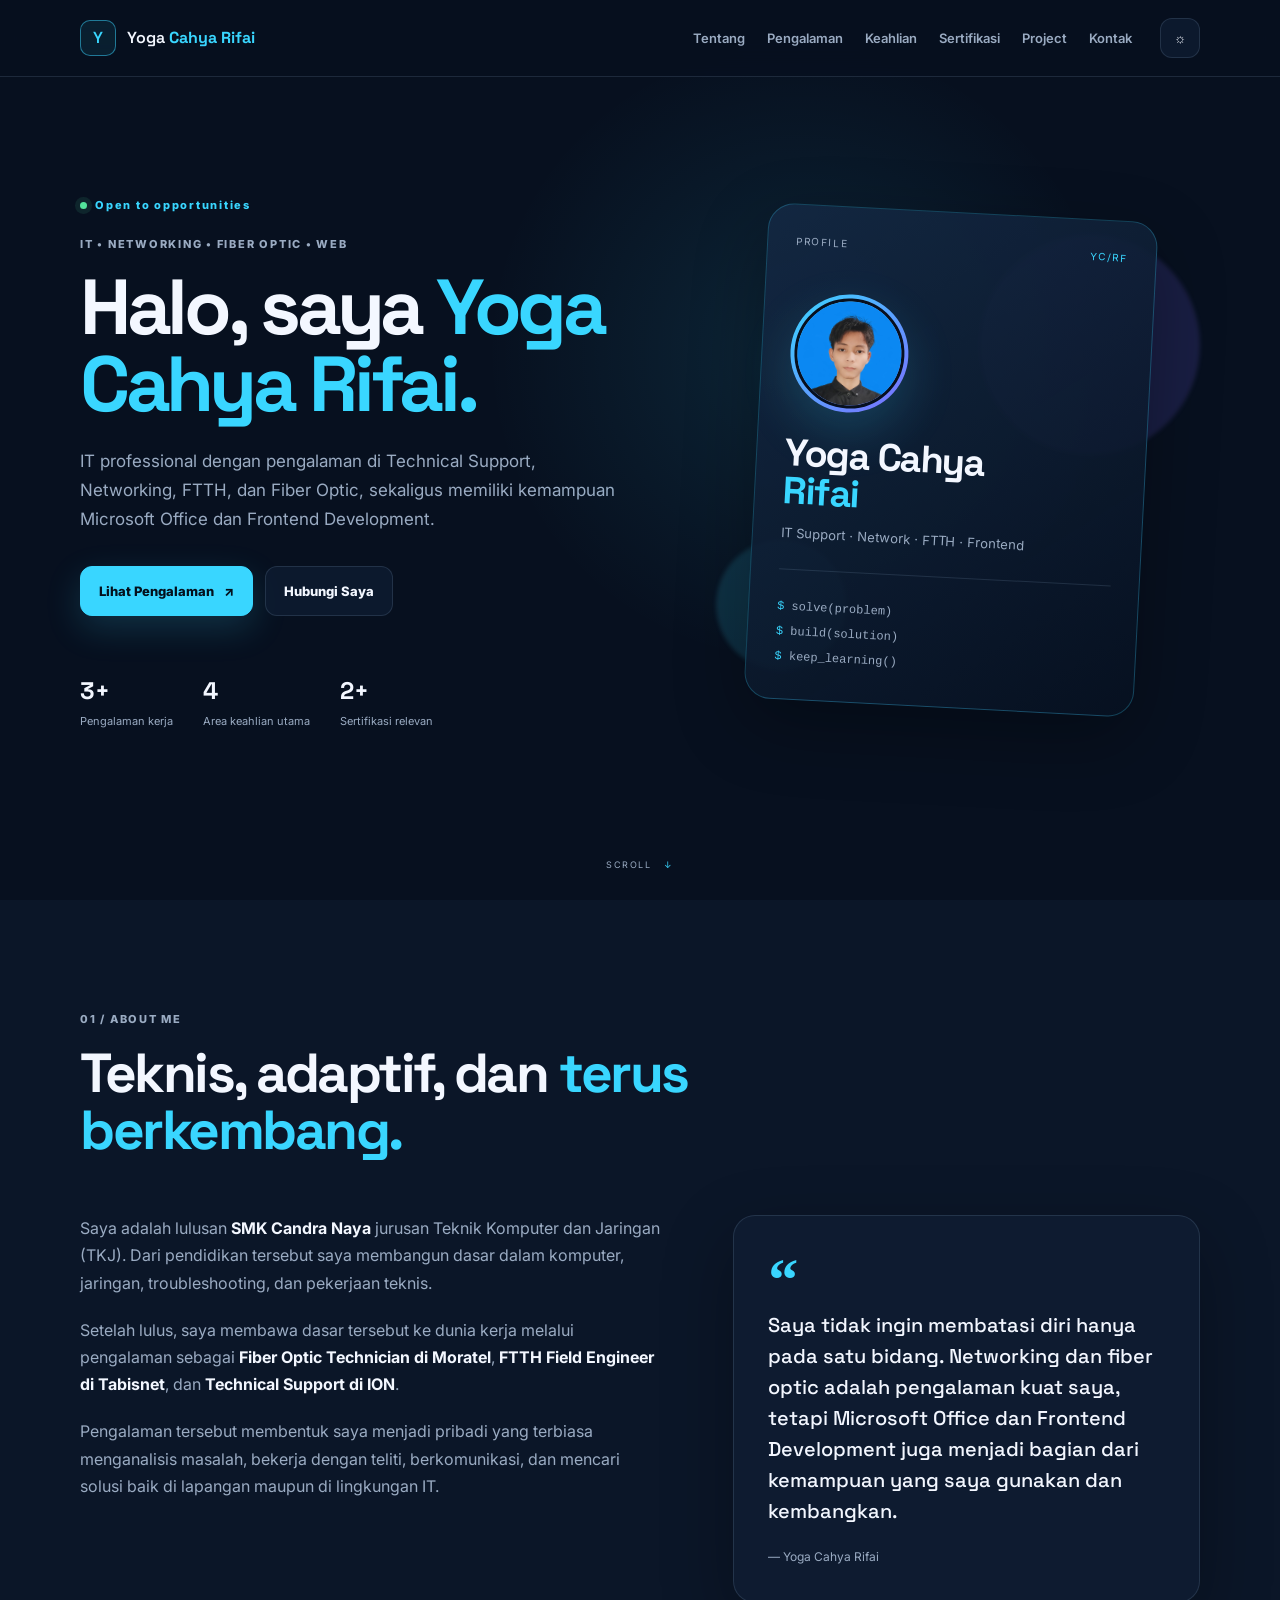
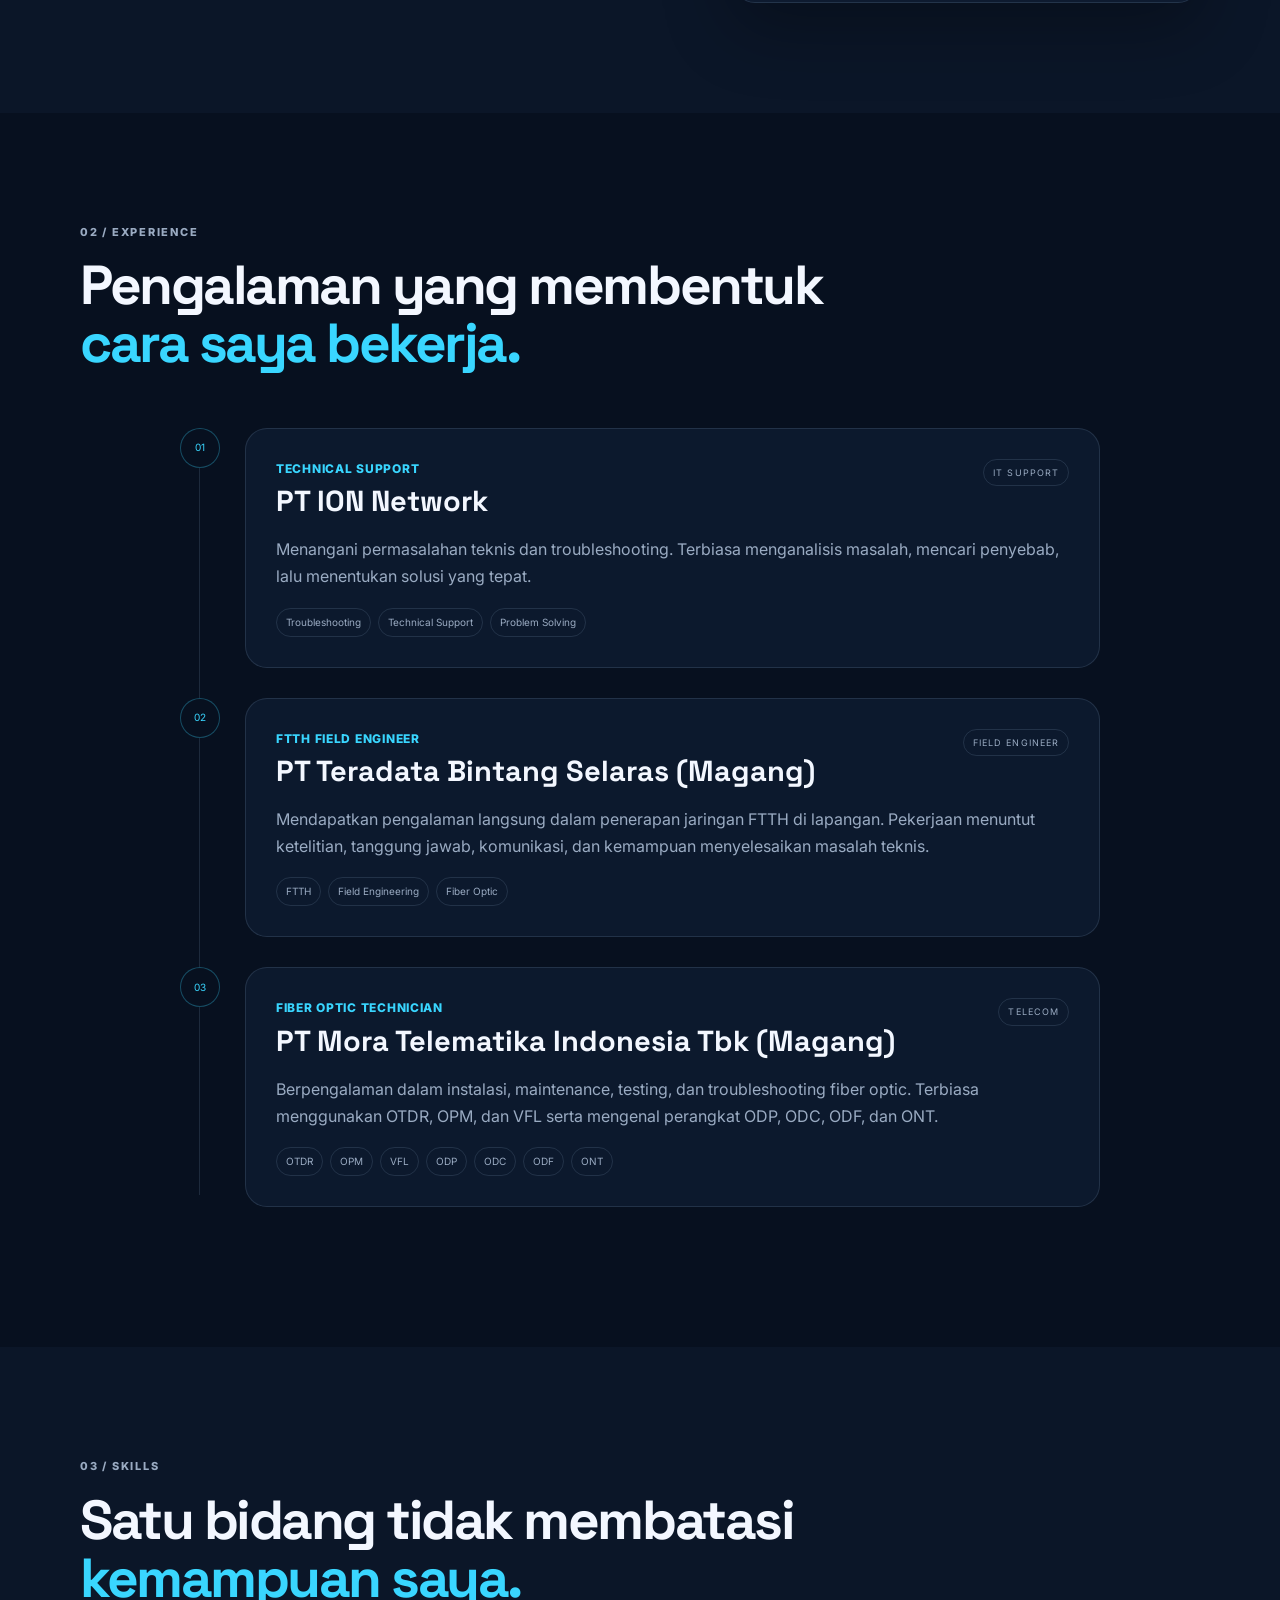
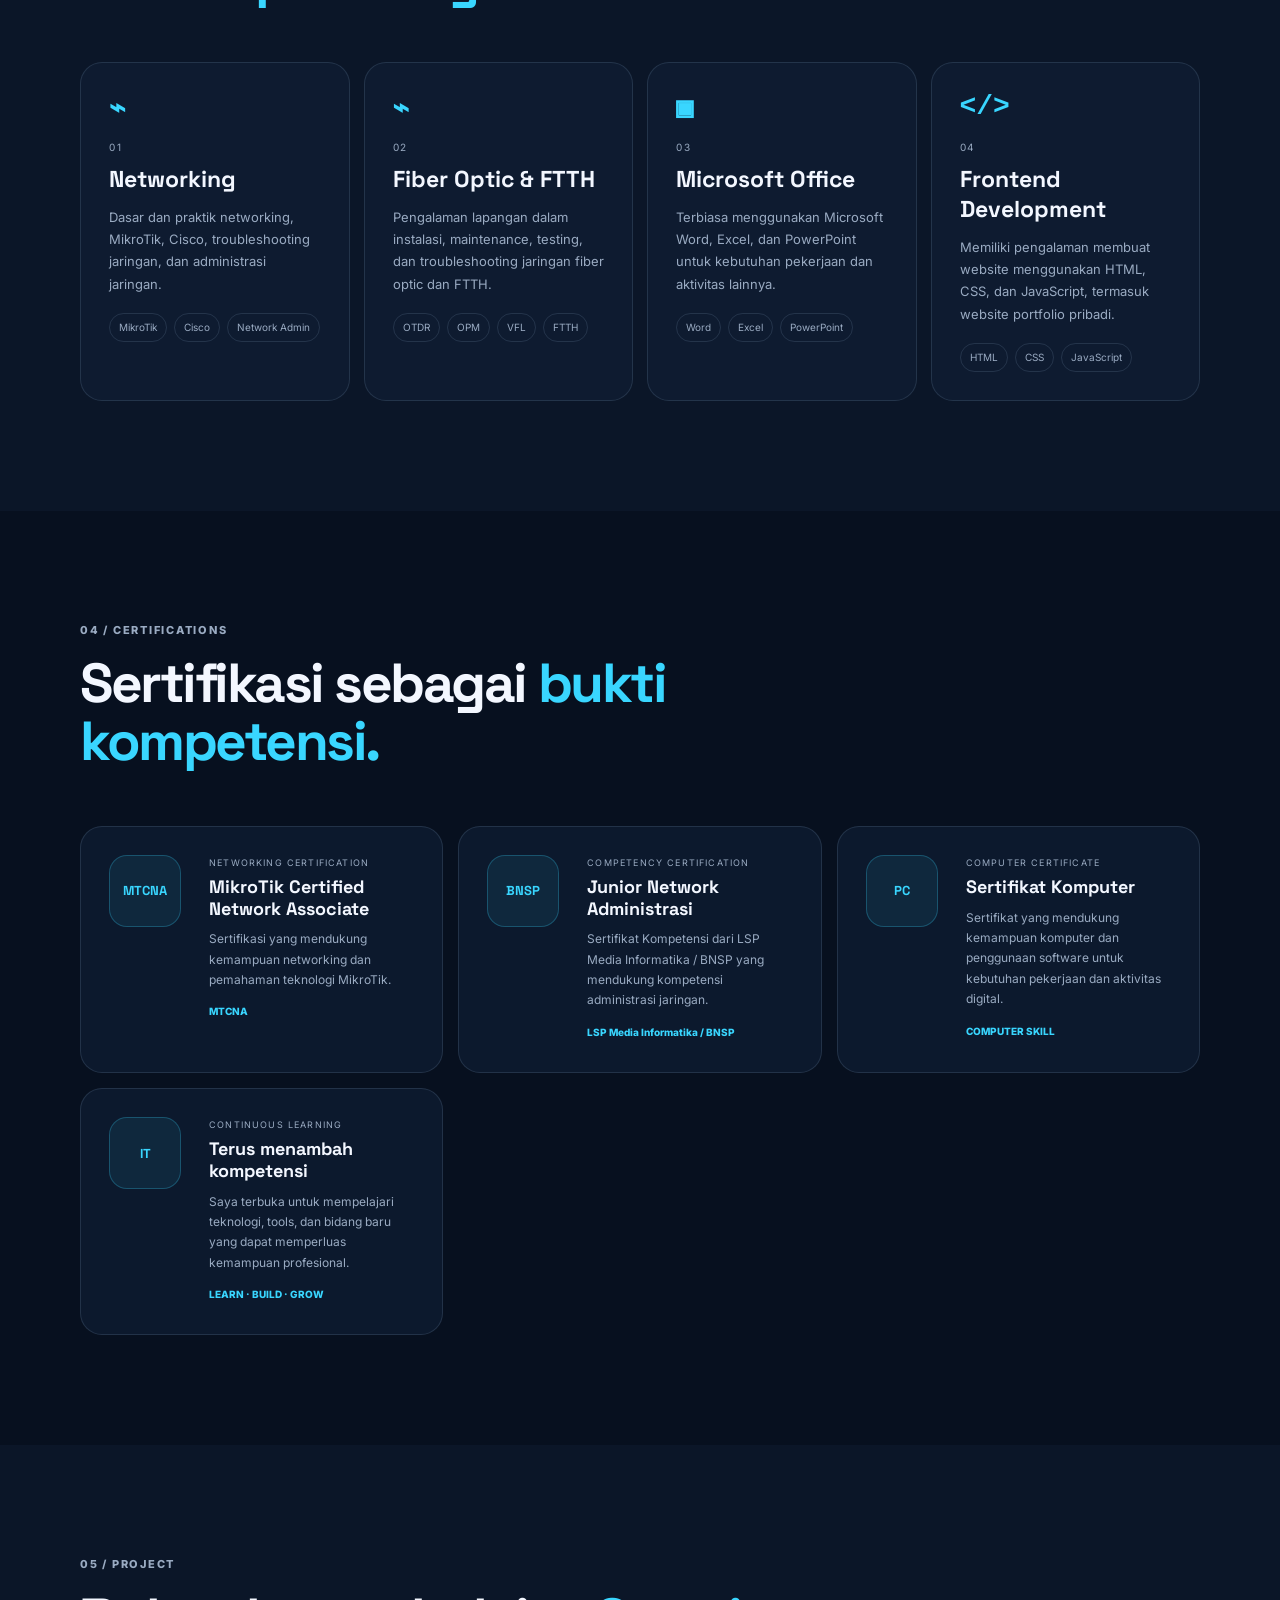
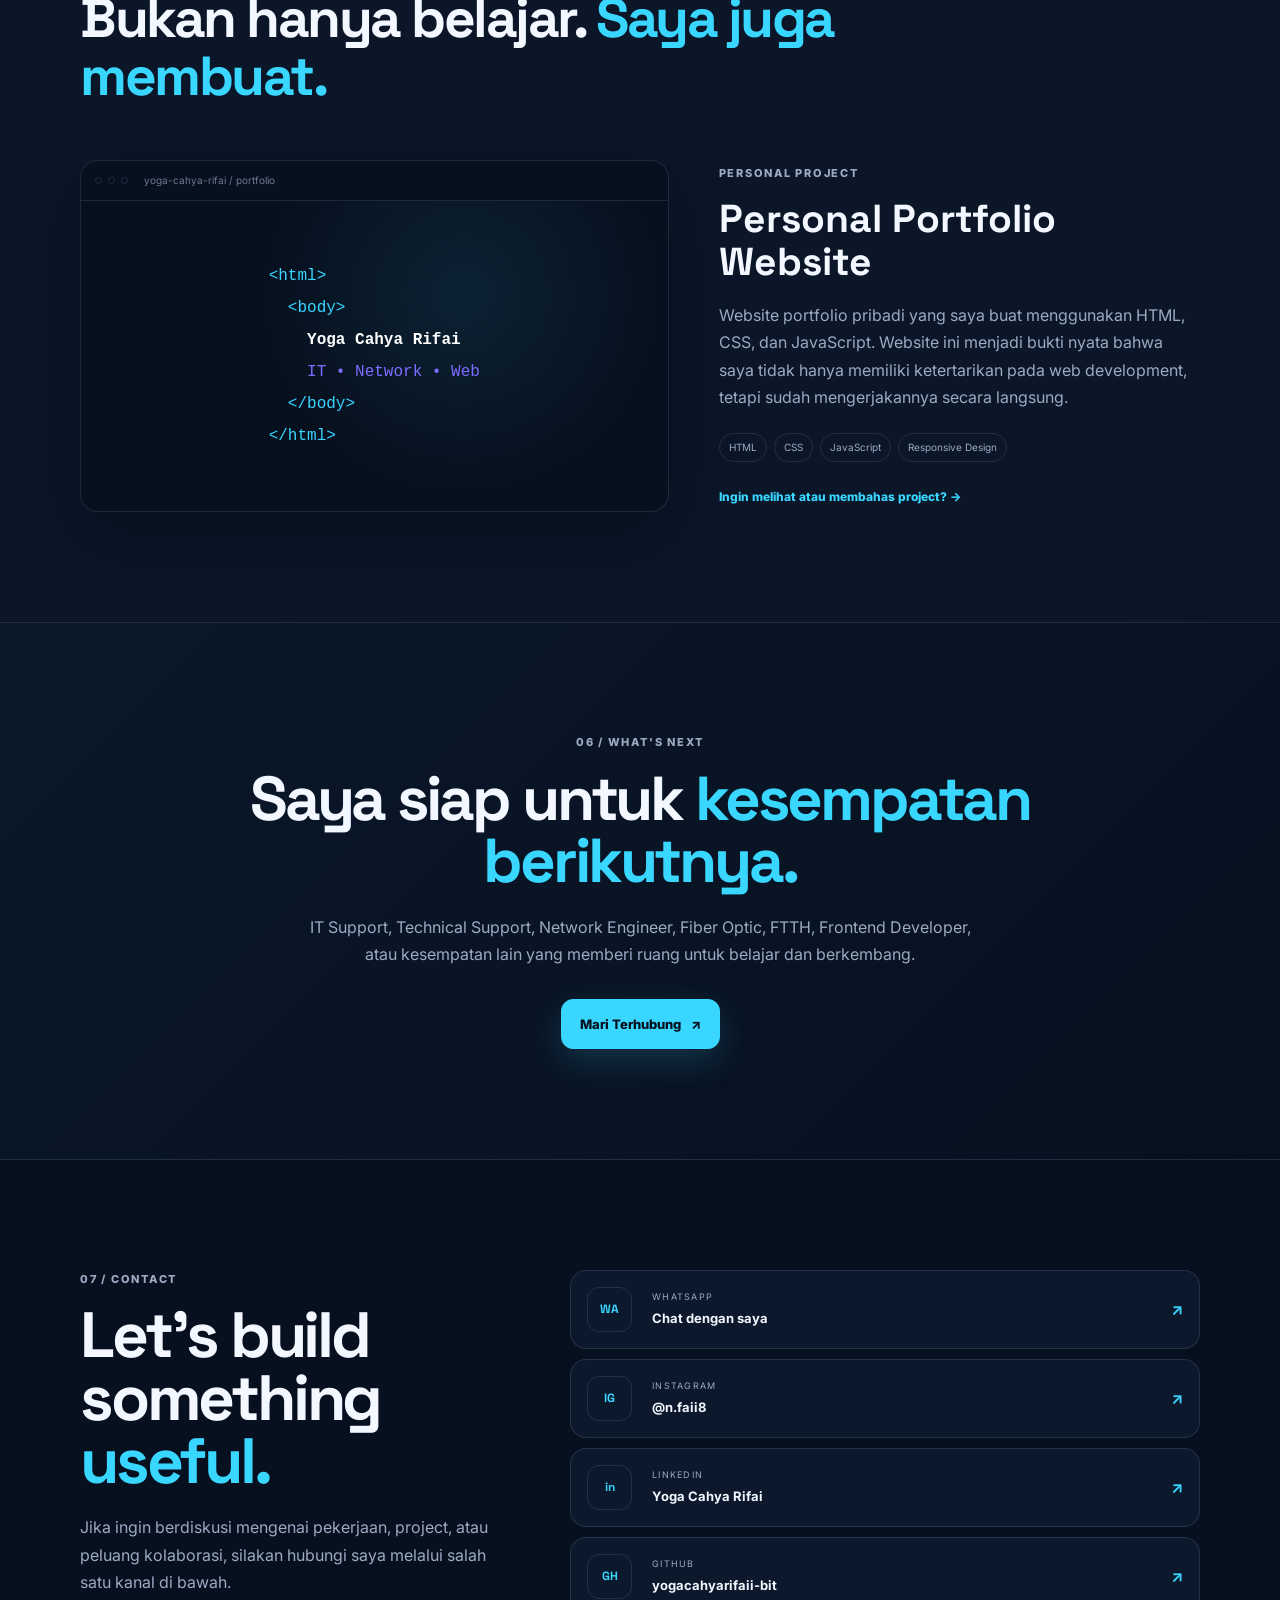
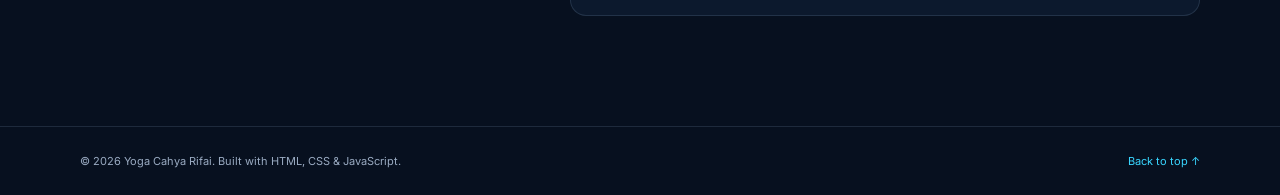
<file: index.html>
<!DOCTYPE html>
<html lang="id">
<head>
  <meta charset="UTF-8">
  <meta name="viewport" content="width=device-width, initial-scale=1.0">
  <meta name="description" content="Portfolio Yoga Cahya Rifai — IT Support, Technical Support, Networking, FTTH, Fiber Optic, Microsoft Office, dan Frontend Development.">
  <meta name="author" content="Yoga Cahya Rifai">
  <meta name="theme-color" content="#0b1220">
  <title>Yoga Cahya Rifai — IT & Technology Portfolio</title>
  <link rel="preconnect" href="https://fonts.googleapis.com">
  <link rel="preconnect" href="https://fonts.gstatic.com" crossorigin>
  <link href="https://fonts.googleapis.com/css2?family=Inter:wght@400;500;600;700;800&family=Space+Grotesk:wght@500;600;700&display=swap" rel="stylesheet">
  <link rel="stylesheet" href="style.css">
</head>
<body>
  <div class="progress-bar" id="progressBar"></div>

  <header class="site-header" id="top">
    <nav class="navbar container">
      <a class="brand" href="#home" aria-label="Yoga Cahya Rifai">
        <span class="brand-mark">Y</span>
        <span>Yoga <b>Cahya Rifai</b></span>
      </a>

      <button class="menu-toggle" id="menuToggle" aria-label="Buka menu" aria-expanded="false">
        <span></span><span></span><span></span>
      </button>

      <div class="nav-links" id="navLinks">
        <a href="#about">Tentang</a>
        <a href="#experience">Pengalaman</a>
        <a href="#skills">Keahlian</a>
        <a href="#certificates">Sertifikasi</a>
        <a href="#projects">Project</a>
        <a href="#contact">Kontak</a>
      </div>

      <button class="theme-toggle" id="themeToggle" aria-label="Ganti tema">☼</button>
    </nav>
  </header>

  <main>
    <section class="hero section" id="home">
      <div class="hero-grid container">
        <div class="hero-copy reveal">
          <div class="eyebrow"><span class="status-dot"></span> Open to opportunities</div>
          <p class="hero-kicker">IT • NETWORKING • FIBER OPTIC • WEB</p>
          <h1>Halo, saya <span>Yoga Cahya Rifai.</span></h1>
          <p class="hero-lead">
            IT professional dengan pengalaman di Technical Support, Networking, FTTH, dan Fiber Optic,
            sekaligus memiliki kemampuan Microsoft Office dan Frontend Development.
          </p>

          <div class="hero-actions">
            <a class="btn btn-primary" href="#experience">Lihat Pengalaman <span>↗</span></a>
            <a class="btn btn-ghost" href="#contact">Hubungi Saya</a>
          </div>

          <div class="quick-stats">
            <div><strong>3+</strong><span>Pengalaman kerja</span></div>
            <div><strong>4</strong><span>Area keahlian utama</span></div>
            <div><strong>2+</strong><span>Sertifikasi relevan</span></div>
          </div>
        </div>

        <div class="hero-visual reveal">
          <div class="orb orb-one"></div>
          <div class="orb orb-two"></div>
          <div class="profile-card">
            <div class="profile-top">
              <span class="mini-label">PROFILE</span>
              <span class="mini-code">YC/RF</span>
            </div>
            <div class="profile-photo-wrap">
              <img class="profile-photo" src="profile.jpg" alt="Foto profil Yoga Cahya Rifai">
            </div>
            <h2>Yoga Cahya<br><span>Rifai</span></h2>
            <p>IT Support · Network · FTTH · Frontend</p>
            <div class="card-line"></div>
            <div class="terminal">
              <span>$</span> solve(problem)<br>
              <span>$</span> build(solution)<br>
              <span>$</span> keep_learning()
            </div>
          </div>
        </div>
      </div>
      <div class="scroll-cue">SCROLL <span>↓</span></div>
    </section>

    <section class="section section-muted" id="about">
      <div class="container">
        <div class="section-heading reveal">
          <p class="section-tag">01 / ABOUT ME</p>
          <h2>Teknis, adaptif, dan <span>terus berkembang.</span></h2>
        </div>

        <div class="about-grid">
          <div class="about-text reveal">
            <p>
              Saya adalah lulusan <strong>SMK Candra Naya</strong> jurusan Teknik Komputer dan Jaringan (TKJ).
              Dari pendidikan tersebut saya membangun dasar dalam komputer, jaringan, troubleshooting, dan pekerjaan teknis.
            </p>
            <p>
              Setelah lulus, saya membawa dasar tersebut ke dunia kerja melalui pengalaman sebagai
              <strong>Fiber Optic Technician di Moratel</strong>, <strong>FTTH Field Engineer di Tabisnet</strong>,
              dan <strong>Technical Support di ION</strong>.
            </p>
            <p>
              Pengalaman tersebut membentuk saya menjadi pribadi yang terbiasa menganalisis masalah,
              bekerja dengan teliti, berkomunikasi, dan mencari solusi baik di lapangan maupun di lingkungan IT.
            </p>
          </div>

          <div class="about-highlight reveal">
            <div class="quote-mark">“</div>
            <p>
              Saya tidak ingin membatasi diri hanya pada satu bidang. Networking dan fiber optic adalah
              pengalaman kuat saya, tetapi Microsoft Office dan Frontend Development juga menjadi bagian
              dari kemampuan yang saya gunakan dan kembangkan.
            </p>
            <span>— Yoga Cahya Rifai</span>
          </div>
        </div>
      </div>
    </section>

    <section class="section" id="experience">
      <div class="container">
        <div class="section-heading reveal">
          <p class="section-tag">02 / EXPERIENCE</p>
          <h2>Pengalaman yang membentuk <span>cara saya bekerja.</span></h2>
        </div>

        <div class="timeline">
          <article class="timeline-item reveal">
            <div class="timeline-marker">01</div>
            <div class="timeline-content">
              <div class="job-head">
                <div>
                  <p class="job-role">Technical Support</p>
                  <h3>PT ION Network</h3>
                </div>
                <span class="job-type">IT SUPPORT</span>
              </div>
              <p>
                Menangani permasalahan teknis dan troubleshooting. Terbiasa menganalisis masalah,
                mencari penyebab, lalu menentukan solusi yang tepat.
              </p>
              <div class="tag-list">
                <span>Troubleshooting</span><span>Technical Support</span><span>Problem Solving</span>
              </div>
            </div>
          </article>

          <article class="timeline-item reveal">
            <div class="timeline-marker">02</div>
            <div class="timeline-content">
              <div class="job-head">
                <div>
                  <p class="job-role">FTTH Field Engineer</p>
                  <h3>PT Teradata Bintang Selaras (Magang)</h3>
                </div>
                <span class="job-type">FIELD ENGINEER</span>
              </div>
              <p>
                Mendapatkan pengalaman langsung dalam penerapan jaringan FTTH di lapangan.
                Pekerjaan menuntut ketelitian, tanggung jawab, komunikasi, dan kemampuan menyelesaikan
                masalah teknis.
              </p>
              <div class="tag-list">
                <span>FTTH</span><span>Field Engineering</span><span>Fiber Optic</span>
              </div>
            </div>
          </article>

          <article class="timeline-item reveal">
            <div class="timeline-marker">03</div>
            <div class="timeline-content">
              <div class="job-head">
                <div>
                  <p class="job-role">Fiber Optic Technician</p>
                  <h3>PT Mora Telematika Indonesia Tbk (Magang)</h3>
                </div>
                <span class="job-type">TELECOM</span>
              </div>
              <p>
                Berpengalaman dalam instalasi, maintenance, testing, dan troubleshooting fiber optic.
                Terbiasa menggunakan OTDR, OPM, dan VFL serta mengenal perangkat ODP, ODC, ODF, dan ONT.
              </p>
              <div class="tag-list">
                <span>OTDR</span><span>OPM</span><span>VFL</span><span>ODP</span><span>ODC</span><span>ODF</span><span>ONT</span>
              </div>
            </div>
          </article>
        </div>
      </div>
    </section>

    <section class="section section-muted" id="skills">
      <div class="container">
        <div class="section-heading reveal">
          <p class="section-tag">03 / SKILLS</p>
          <h2>Satu bidang tidak membatasi <span>kemampuan saya.</span></h2>
        </div>

        <div class="skills-grid">
          <article class="skill-card reveal">
            <div class="skill-icon">⌁</div>
            <p class="skill-number">01</p>
            <h3>Networking</h3>
            <p>Dasar dan praktik networking, MikroTik, Cisco, troubleshooting jaringan, dan administrasi jaringan.</p>
            <div class="skill-tags"><span>MikroTik</span><span>Cisco</span><span>Network Admin</span></div>
          </article>

          <article class="skill-card reveal">
            <div class="skill-icon">⌁</div>
            <p class="skill-number">02</p>
            <h3>Fiber Optic & FTTH</h3>
            <p>Pengalaman lapangan dalam instalasi, maintenance, testing, dan troubleshooting jaringan fiber optic dan FTTH.</p>
            <div class="skill-tags"><span>OTDR</span><span>OPM</span><span>VFL</span><span>FTTH</span></div>
          </article>

          <article class="skill-card reveal">
            <div class="skill-icon">▣</div>
            <p class="skill-number">03</p>
            <h3>Microsoft Office</h3>
            <p>Terbiasa menggunakan Microsoft Word, Excel, dan PowerPoint untuk kebutuhan pekerjaan dan aktivitas lainnya.</p>
            <div class="skill-tags"><span>Word</span><span>Excel</span><span>PowerPoint</span></div>
          </article>

          <article class="skill-card reveal">
            <div class="skill-icon">&lt;/&gt;</div>
            <p class="skill-number">04</p>
            <h3>Frontend Development</h3>
            <p>Memiliki pengalaman membuat website menggunakan HTML, CSS, dan JavaScript, termasuk website portfolio pribadi.</p>
            <div class="skill-tags"><span>HTML</span><span>CSS</span><span>JavaScript</span></div>
          </article>
        </div>
      </div>
    </section>

    <section class="section" id="certificates">
      <div class="container">
        <div class="section-heading reveal">
          <p class="section-tag">04 / CERTIFICATIONS</p>
          <h2>Sertifikasi sebagai <span>bukti kompetensi.</span></h2>
        </div>

        <div class="certificate-grid">
          <article class="certificate-card reveal">
            <div class="cert-badge">MTCNA</div>
            <div>
              <p class="cert-label">NETWORKING CERTIFICATION</p>
              <h3>MikroTik Certified Network Associate</h3>
              <p>Sertifikasi yang mendukung kemampuan networking dan pemahaman teknologi MikroTik.</p>
              <span class="cert-status">MTCNA</span>
            </div>
          </article>

          <article class="certificate-card reveal">
            <div class="cert-badge">BNSP</div>
            <div>
              <p class="cert-label">COMPETENCY CERTIFICATION</p>
              <h3>Junior Network Administrasi</h3>
              <p>Sertifikat Kompetensi dari LSP Media Informatika / BNSP yang mendukung kompetensi administrasi jaringan.</p>
              <span class="cert-status">LSP Media Informatika / BNSP</span>
            </div>
          </article>

          <article class="certificate-card reveal">
            <div class="cert-badge">PC</div>
            <div>
              <p class="cert-label">COMPUTER CERTIFICATE</p>
              <h3>Sertifikat Komputer</h3>
              <p>Sertifikat yang mendukung kemampuan komputer dan penggunaan software untuk kebutuhan pekerjaan dan aktivitas digital.</p>
              <span class="cert-status">COMPUTER SKILL</span>
            </div>
          </article>

          <article class="certificate-card certificate-more reveal">
            <div class="cert-badge">IT</div>
            <div>
              <p class="cert-label">CONTINUOUS LEARNING</p>
              <h3>Terus menambah kompetensi</h3>
              <p>Saya terbuka untuk mempelajari teknologi, tools, dan bidang baru yang dapat memperluas kemampuan profesional.</p>
              <span class="cert-status">LEARN · BUILD · GROW</span>
            </div>
          </article>
        </div>
      </div>
    </section>

    <section class="section section-muted" id="projects">
      <div class="container">
        <div class="section-heading reveal">
          <p class="section-tag">05 / PROJECT</p>
          <h2>Bukan hanya belajar. <span>Saya juga membuat.</span></h2>
        </div>

        <div class="project-feature reveal">
          <div class="project-browser">
            <div class="browser-bar"><i></i><i></i><i></i><span>yoga-cahya-rifai / portfolio</span></div>
            <div class="browser-body">
              <div class="browser-code"><span>&lt;html&gt;</span><br>&nbsp;&nbsp;<span>&lt;body&gt;</span><br>&nbsp;&nbsp;&nbsp;&nbsp;<b>Yoga Cahya Rifai</b><br>&nbsp;&nbsp;&nbsp;&nbsp;<em>IT • Network • Web</em><br>&nbsp;&nbsp;<span>&lt;/body&gt;</span><br><span>&lt;/html&gt;</span></div>
            </div>
          </div>
          <div class="project-info">
            <p class="section-tag">PERSONAL PROJECT</p>
            <h3>Personal Portfolio Website</h3>
            <p>
              Website portfolio pribadi yang saya buat menggunakan HTML, CSS, dan JavaScript.
              Website ini menjadi bukti nyata bahwa saya tidak hanya memiliki ketertarikan pada web development,
              tetapi sudah mengerjakannya secara langsung.
            </p>
            <div class="tech-stack"><span>HTML</span><span>CSS</span><span>JavaScript</span><span>Responsive Design</span></div>
            <a class="text-link" href="#contact">Ingin melihat atau membahas project? →</a>
          </div>
        </div>
      </div>
    </section>

    <section class="section career" id="career">
      <div class="container career-inner reveal">
        <p class="section-tag">06 / WHAT'S NEXT</p>
        <h2>Saya siap untuk <span>kesempatan berikutnya.</span></h2>
        <p>
          IT Support, Technical Support, Network Engineer, Fiber Optic, FTTH, Frontend Developer,
          atau kesempatan lain yang memberi ruang untuk belajar dan berkembang.
        </p>
        <a class="btn btn-primary" href="#contact">Mari Terhubung <span>↗</span></a>
      </div>
    </section>

    <section class="section contact-section" id="contact">
      <div class="container">
        <div class="contact-grid">
          <div class="contact-copy reveal">
            <p class="section-tag">07 / CONTACT</p>
            <h2>Let's build something <span>useful.</span></h2>
            <p>
              Jika ingin berdiskusi mengenai pekerjaan, project, atau peluang kolaborasi,
              silakan hubungi saya melalui salah satu kanal di bawah.
            </p>
          </div>

          <div class="contact-links reveal">
            <a class="contact-card" href="https://wa.me/6287872784156" target="_blank" rel="noopener">
              <span class="contact-icon">WA</span>
              <span><small>WHATSAPP</small><strong>Chat dengan saya</strong></span>
              <b>↗</b>
            </a>
            <a class="contact-card" href="https://instagram.com/n.faii8" target="_blank" rel="noopener" aria-label="Instagram">
              <span class="contact-icon">IG</span>
              <span><small>INSTAGRAM</small><strong>@n.faii8</strong></span>
              <b>↗</b>
            </a>
            <a class="contact-card" href="https://www.linkedin.com/in/yoga-cahya-rifai-1951583a3" target="_blank" rel="noopener" aria-label="LinkedIn">
              <span class="contact-icon">in</span>
              <span><small>LINKEDIN</small><strong>Yoga Cahya Rifai</strong></span>
              <b>↗</b>
            </a>
            <a class="contact-card" href="https://github.com/yogacahyarifaii-bit" target="_blank" rel="noopener" aria-label="GitHub">
              <span class="contact-icon">GH</span>
              <span><small>GITHUB</small><strong>yogacahyarifaii-bit</strong></span>
              <b>↗</b>
            </a>
          </div>
        </div>
      </div>
    </section>
  </main>

  <footer class="footer">
    <div class="container footer-inner">
      <p>© <span id="year"></span> Yoga Cahya Rifai. Built with HTML, CSS & JavaScript.</p>
      <a href="#top">Back to top ↑</a>
    </div>
  </footer>

  <div class="toast" id="toast">Link ini masih perlu kamu isi di <b>index.html</b>.</div>
  <script src="script.js"></script>
</body>
</html>
</file>
<file: style.css>
:root {
  --bg: #07101f;
  --bg-soft: #0b1628;
  --panel: rgba(16, 30, 52, .72);
  --panel-solid: #0e1a2d;
  --text: #f3f7ff;
  --muted: #9aabc2;
  --line: rgba(151, 177, 210, .16);
  --accent: #39d6ff;
  --accent-2: #7c6cff;
  --shadow: 0 24px 70px rgba(0,0,0,.3);
  --radius: 22px;
}
body.light {
  --bg: #f5f8fc;
  --bg-soft: #edf2f8;
  --panel: rgba(255,255,255,.78);
  --panel-solid: #fff;
  --text: #101827;
  --muted: #5d6b7e;
  --line: rgba(16, 24, 39, .12);
  --shadow: 0 24px 70px rgba(20, 42, 70, .12);
}
* { box-sizing: border-box; margin: 0; padding: 0; }
html { scroll-behavior: smooth; }
body {
  font-family: Inter, sans-serif;
  background: var(--bg);
  color: var(--text);
  line-height: 1.7;
  overflow-x: hidden;
  transition: background .25s ease, color .25s ease;
}
a { color: inherit; text-decoration: none; }
.container { width: min(1120px, calc(100% - 40px)); margin: auto; }
.section { padding: 110px 0; position: relative; }
.section-muted { background: var(--bg-soft); }
.site-header {
  position: fixed; inset: 0 0 auto; z-index: 50;
  background: rgba(7,16,31,.72);
  backdrop-filter: blur(18px);
  border-bottom: 1px solid var(--line);
}
body.light .site-header { background: rgba(245,248,252,.78); }
.navbar { height: 76px; display: flex; align-items: center; gap: 26px; }
.brand { display: flex; align-items: center; gap: 11px; font-family: "Space Grotesk",sans-serif; font-weight: 600; white-space: nowrap; }
.brand b { color: var(--accent); }
.brand-mark {
  width: 36px; height: 36px; display: grid; place-items: center;
  border: 1px solid rgba(57,214,255,.5); border-radius: 10px;
  color: var(--accent); background: rgba(57,214,255,.08);
}
.nav-links { margin-left: auto; display: flex; align-items: center; gap: 22px; }
.nav-links a { color: var(--muted); font-size: 13px; font-weight: 600; transition: .2s; }
.nav-links a:hover { color: var(--text); }
.theme-toggle, .menu-toggle {
  border: 1px solid var(--line); background: var(--panel); color: var(--text);
  cursor: pointer; border-radius: 12px;
}
.theme-toggle { width: 40px; height: 40px; margin-left: 2px; }
.menu-toggle { display: none; padding: 10px; }
.menu-toggle span { display: block; width: 20px; height: 2px; background: var(--text); margin: 4px; }
.progress-bar { position: fixed; top: 0; left: 0; height: 2px; background: var(--accent); z-index: 100; width: 0; }

.hero { min-height: 100vh; display: grid; align-items: center; padding-top: 130px; overflow: hidden; }
.hero::before {
  content: ""; position: absolute; width: 650px; height: 650px; border-radius: 50%;
  background: radial-gradient(circle, rgba(57,214,255,.11), transparent 68%);
  top: 3%; left: 37%;
}
.hero-grid { display: grid; grid-template-columns: 1.05fr .95fr; align-items: center; gap: 70px; }
.eyebrow, .hero-kicker, .section-tag { letter-spacing: .16em; font-size: 11px; font-weight: 800; }
.eyebrow { display: inline-flex; gap: 8px; align-items: center; color: var(--accent); margin-bottom: 20px; }
.status-dot { width: 7px; height: 7px; border-radius: 50%; background: #52e39b; box-shadow: 0 0 0 5px rgba(82,227,155,.1); }
.hero-kicker, .section-tag { color: var(--muted); margin-bottom: 16px; }
.hero h1 { font-family: "Space Grotesk", sans-serif; font-size: clamp(48px, 7vw, 78px); line-height: .98; letter-spacing: -.055em; max-width: 750px; }
.hero h1 span, .section-heading h2 span, .career h2 span, .contact-copy h2 span { color: var(--accent); }
.hero-lead { color: var(--muted); max-width: 650px; font-size: 17px; margin-top: 25px; }
.hero-actions { display: flex; gap: 12px; margin-top: 32px; flex-wrap: wrap; }
.btn { display: inline-flex; align-items: center; gap: 10px; border-radius: 12px; padding: 13px 18px; font-size: 13px; font-weight: 800; border: 1px solid var(--line); transition: transform .2s, box-shadow .2s, background .2s; }
.btn:hover { transform: translateY(-2px); }
.btn-primary { background: var(--accent); color: #04101c; border-color: var(--accent); box-shadow: 0 12px 35px rgba(57,214,255,.17); }
.btn-ghost { background: var(--panel); }
.quick-stats { display: flex; gap: 30px; margin-top: 55px; }
.quick-stats div { display: flex; flex-direction: column; }
.quick-stats strong { font-family: "Space Grotesk"; font-size: 24px; }
.quick-stats span { color: var(--muted); font-size: 11px; }

.hero-visual { min-height: 530px; display: grid; place-items: center; position: relative; }
.profile-card {
  width: min(390px, 100%); padding: 28px; border: 1px solid rgba(57,214,255,.24);
  border-radius: 26px; background: linear-gradient(145deg, rgba(20,40,67,.92), rgba(7,17,32,.9));
  box-shadow: var(--shadow); transform: rotate(3deg); position: relative; z-index: 2;
}
body.light .profile-card { background: linear-gradient(145deg,#fff,#eaf2fb); }
.profile-top { display:flex; justify-content:space-between; color: var(--muted); font-size: 10px; letter-spacing: .16em; }
.mini-code { color: var(--accent); }
.profile-photo-wrap {
  width: 118px; height: 118px; margin: 42px 0 24px;
  border-radius: 50%; padding: 4px;
  background: linear-gradient(135deg, var(--accent), var(--accent-2));
  box-shadow: 0 20px 50px rgba(57,214,255,.18);
}
.profile-photo {
  width: 100%; height: 100%; display: block;
  object-fit: cover; object-position: center 18%;
  border-radius: 50%; border: 3px solid #07101f;
}
body.light .profile-photo { border-color: #fff; }
.profile-card h2 { font: 700 38px/1 "Space Grotesk"; letter-spacing: -.04em; }
.profile-card h2 span { color: var(--accent); }
.profile-card > p { color: var(--muted); margin-top: 12px; font-size: 13px; }
.card-line { height: 1px; background: var(--line); margin: 25px 0; }
.terminal { font: 12px/2.1 monospace; color: var(--muted); }
.terminal span { color: var(--accent); }
.terminal b { color: var(--text); font-weight: 500; }
.orb { position:absolute; border-radius:50%; filter: blur(2px); }
.orb-one { width: 220px; height: 220px; background: rgba(124,108,255,.16); top: 40px; right: 0; }
.orb-two { width: 130px; height: 130px; background: rgba(57,214,255,.15); bottom: 55px; left: 15px; }
.scroll-cue { position:absolute; bottom:28px; left:50%; transform:translateX(-50%); color:var(--muted); font-size:9px; letter-spacing:.18em; }
.scroll-cue span { color:var(--accent); margin-left: 8px; }

.section-heading { max-width: 760px; margin-bottom: 55px; }
.section-heading h2 { font: 700 clamp(34px,5vw,55px)/1.05 "Space Grotesk"; letter-spacing:-.045em; }
.about-grid { display:grid; grid-template-columns: 1fr .8fr; gap: 70px; }
.about-text p { color:var(--muted); margin-bottom:20px; }
.about-text strong { color:var(--text); }
.about-highlight { border:1px solid var(--line); background:var(--panel); padding:34px; border-radius:var(--radius); box-shadow:var(--shadow); }
.quote-mark { font: 700 60px/1 Georgia; color:var(--accent); }
.about-highlight p { font: 500 20px/1.55 "Space Grotesk"; }
.about-highlight span { display:block; color:var(--muted); margin-top:20px; font-size:12px; }

.timeline { max-width: 920px; margin: auto; position:relative; }
.timeline::before { content:""; position:absolute; left:19px; top:12px; bottom:12px; width:1px; background:var(--line); }
.timeline-item { display:grid; grid-template-columns: 40px 1fr; gap:25px; margin-bottom:30px; }
.timeline-marker {
  width:40px; height:40px; border-radius:50%; border:1px solid rgba(57,214,255,.3);
  display:grid; place-items:center; background:var(--bg); color:var(--accent); font-size:10px; z-index:1;
}
.timeline-content { border:1px solid var(--line); background:var(--panel); border-radius:var(--radius); padding:30px; }
.job-head { display:flex; justify-content:space-between; gap:20px; align-items:start; }
.job-role { color:var(--accent); font-size:12px; font-weight:800; letter-spacing:.06em; text-transform:uppercase; }
.job-head h3 { font:700 29px "Space Grotesk"; margin-top:3px; }
.job-type { border:1px solid var(--line); color:var(--muted); border-radius:999px; padding:5px 9px; font-size:9px; letter-spacing:.12em; white-space:nowrap; }
.timeline-content > p { color:var(--muted); margin:17px 0; }
.tag-list, .skill-tags, .tech-stack { display:flex; flex-wrap:wrap; gap:7px; }
.tag-list span, .skill-tags span, .tech-stack span { border:1px solid var(--line); color:var(--muted); padding:5px 9px; border-radius:999px; font-size:10px; }

.skills-grid { display:grid; grid-template-columns:repeat(4,1fr); gap:14px; }
.skill-card { padding:28px; min-height:300px; border:1px solid var(--line); background:var(--panel); border-radius:var(--radius); transition:.25s; }
.skill-card:hover { transform:translateY(-5px); border-color:rgba(57,214,255,.3); box-shadow:var(--shadow); }
.skill-icon { color:var(--accent); font:700 28px monospace; height:48px; }
.skill-number { color:var(--muted); font-size:10px; letter-spacing:.15em; }
.skill-card h3 { font:700 23px "Space Grotesk"; margin:8px 0 12px; }
.skill-card > p:not(.skill-number) { color:var(--muted); font-size:13px; margin-bottom:18px; }

.certificate-grid { display:grid; grid-template-columns:repeat(3,1fr); gap:15px; }
.certificate-card { display:grid; grid-template-columns:78px 1fr; gap:22px; padding:28px; border:1px solid var(--line); background:var(--panel); border-radius:var(--radius); }
.cert-badge { width:72px; height:72px; border-radius:18px; display:grid; place-items:center; background:rgba(57,214,255,.08); border:1px solid rgba(57,214,255,.25); color:var(--accent); font:800 13px "Space Grotesk"; }
.cert-label { color:var(--muted); font-size:9px; letter-spacing:.13em; }
.certificate-card h3 { font:700 18px/1.2 "Space Grotesk"; margin:6px 0 10px; }
.certificate-card p:not(.cert-label) { color:var(--muted); font-size:12px; }
.cert-status { display:inline-block; margin-top:13px; color:var(--accent); font-size:10px; font-weight:800; }

.project-feature { display:grid; grid-template-columns:1.1fr .9fr; gap:50px; align-items:center; }
.project-browser { border:1px solid var(--line); border-radius:18px; overflow:hidden; background:#07101f; box-shadow:var(--shadow); }
.browser-bar { height:40px; border-bottom:1px solid var(--line); display:flex; align-items:center; gap:6px; padding:0 14px; color:var(--muted); font-size:10px; }
.browser-bar i { width:7px; height:7px; border-radius:50%; border:1px solid var(--line); }
.browser-bar span { margin-left:10px; opacity:.7; }
.browser-body { min-height:310px; display:grid; place-items:center; background: radial-gradient(circle at 65% 30%, rgba(57,214,255,.09), transparent 45%); }
.browser-code { font: 16px/2 monospace; color:#9bb1c9; }
.browser-code span { color:#39d6ff; }
.browser-code b { color:#fff; }
.browser-code em { color:#7c6cff; font-style:normal; }
.project-info h3 { font:700 39px/1.1 "Space Grotesk"; margin-bottom:18px; }
.project-info > p:not(.section-tag) { color:var(--muted); margin-bottom:22px; }
.text-link { display:inline-block; color:var(--accent); font-size:12px; font-weight:800; margin-top:25px; }

.career { background:linear-gradient(135deg, #0a182a, #07101f); border-top:1px solid var(--line); border-bottom:1px solid var(--line); }
.career-inner { text-align:center; max-width:850px; }
.career h2 { font:700 clamp(38px,6vw,62px)/1 "Space Grotesk"; letter-spacing:-.05em; }
.career p:not(.section-tag) { color:var(--muted); max-width:690px; margin:22px auto 30px; }
.contact-grid { display:grid; grid-template-columns:.8fr 1.2fr; gap:70px; align-items:start; }
.contact-copy h2 { font:700 clamp(40px,6vw,64px)/.98 "Space Grotesk"; letter-spacing:-.05em; }
.contact-copy > p:not(.section-tag) { color:var(--muted); margin-top:22px; }
.contact-links { display:grid; gap:10px; }
.contact-card { display:grid; grid-template-columns:50px 1fr auto; align-items:center; gap:15px; padding:16px; border:1px solid var(--line); background:var(--panel); border-radius:16px; transition:.2s; }
.contact-card:hover { border-color:rgba(57,214,255,.35); transform:translateX(4px); }
.contact-icon { width:45px; height:45px; display:grid; place-items:center; border:1px solid var(--line); border-radius:12px; color:var(--accent); font:800 12px "Space Grotesk"; }
.contact-card small { display:block; color:var(--muted); font-size:9px; letter-spacing:.14em; }
.contact-card strong { display:block; font-size:13px; margin-top:2px; }
.contact-card > b { color:var(--accent); }
.footer { border-top:1px solid var(--line); padding:25px 0; color:var(--muted); font-size:11px; }
.footer-inner { display:flex; justify-content:space-between; gap:20px; }
.footer a { color:var(--accent); }

.toast { position:fixed; left:50%; bottom:25px; transform:translate(-50%, 120px); opacity:0; padding:12px 16px; border:1px solid var(--line); border-radius:12px; background:var(--panel-solid); box-shadow:var(--shadow); font-size:12px; transition:.3s; z-index:100; }
.toast.show { transform:translate(-50%,0); opacity:1; }
.reveal { opacity:0; transform:translateY(18px); transition:opacity .7s ease, transform .7s ease; }
.reveal.visible { opacity:1; transform:none; }

@media (max-width: 980px) {
  .nav-links { gap:14px; }
  .skills-grid { grid-template-columns:repeat(2,1fr); }
  .certificate-grid { grid-template-columns:1fr; }
  .hero-grid { gap:40px; }
  .project-feature, .contact-grid { gap:40px; }
}
@media (max-width: 760px) {
  .container { width:min(100% - 28px, 1120px); }
  .section { padding:80px 0; }
  .navbar { height:68px; }
  .menu-toggle { display:block; margin-left:auto; }
  .theme-toggle { margin-left:0; }
  .nav-links {
    display:none; position:absolute; top:68px; left:14px; right:14px; padding:14px;
    flex-direction:column; align-items:stretch; background:var(--panel-solid);
    border:1px solid var(--line); border-radius:16px; box-shadow:var(--shadow);
  }
  .nav-links.open { display:flex; }
  .nav-links a { padding:10px 8px; }
  .hero { padding-top:105px; }
  .hero-grid, .about-grid, .project-feature, .contact-grid { grid-template-columns:1fr; }
  .hero-visual { min-height:460px; }
  .hero h1 { font-size:52px; }
  .quick-stats { gap:18px; margin-top:40px; }
  .quick-stats strong { font-size:20px; }
  .skills-grid { grid-template-columns:1fr; }
  .skill-card { min-height:auto; }
  .job-head { flex-direction:column; }
  .certificate-card { grid-template-columns:1fr; }
  .cert-badge { width:62px; height:62px; }
  .project-info h3 { font-size:32px; }
  .footer-inner { flex-direction:column; }
}
@media (max-width: 430px) {
  .brand span:last-child { display:none; }
  .hero h1 { font-size:45px; }
  .hero-lead { font-size:15px; }
  .profile-card { transform:none; }
}
</file>
